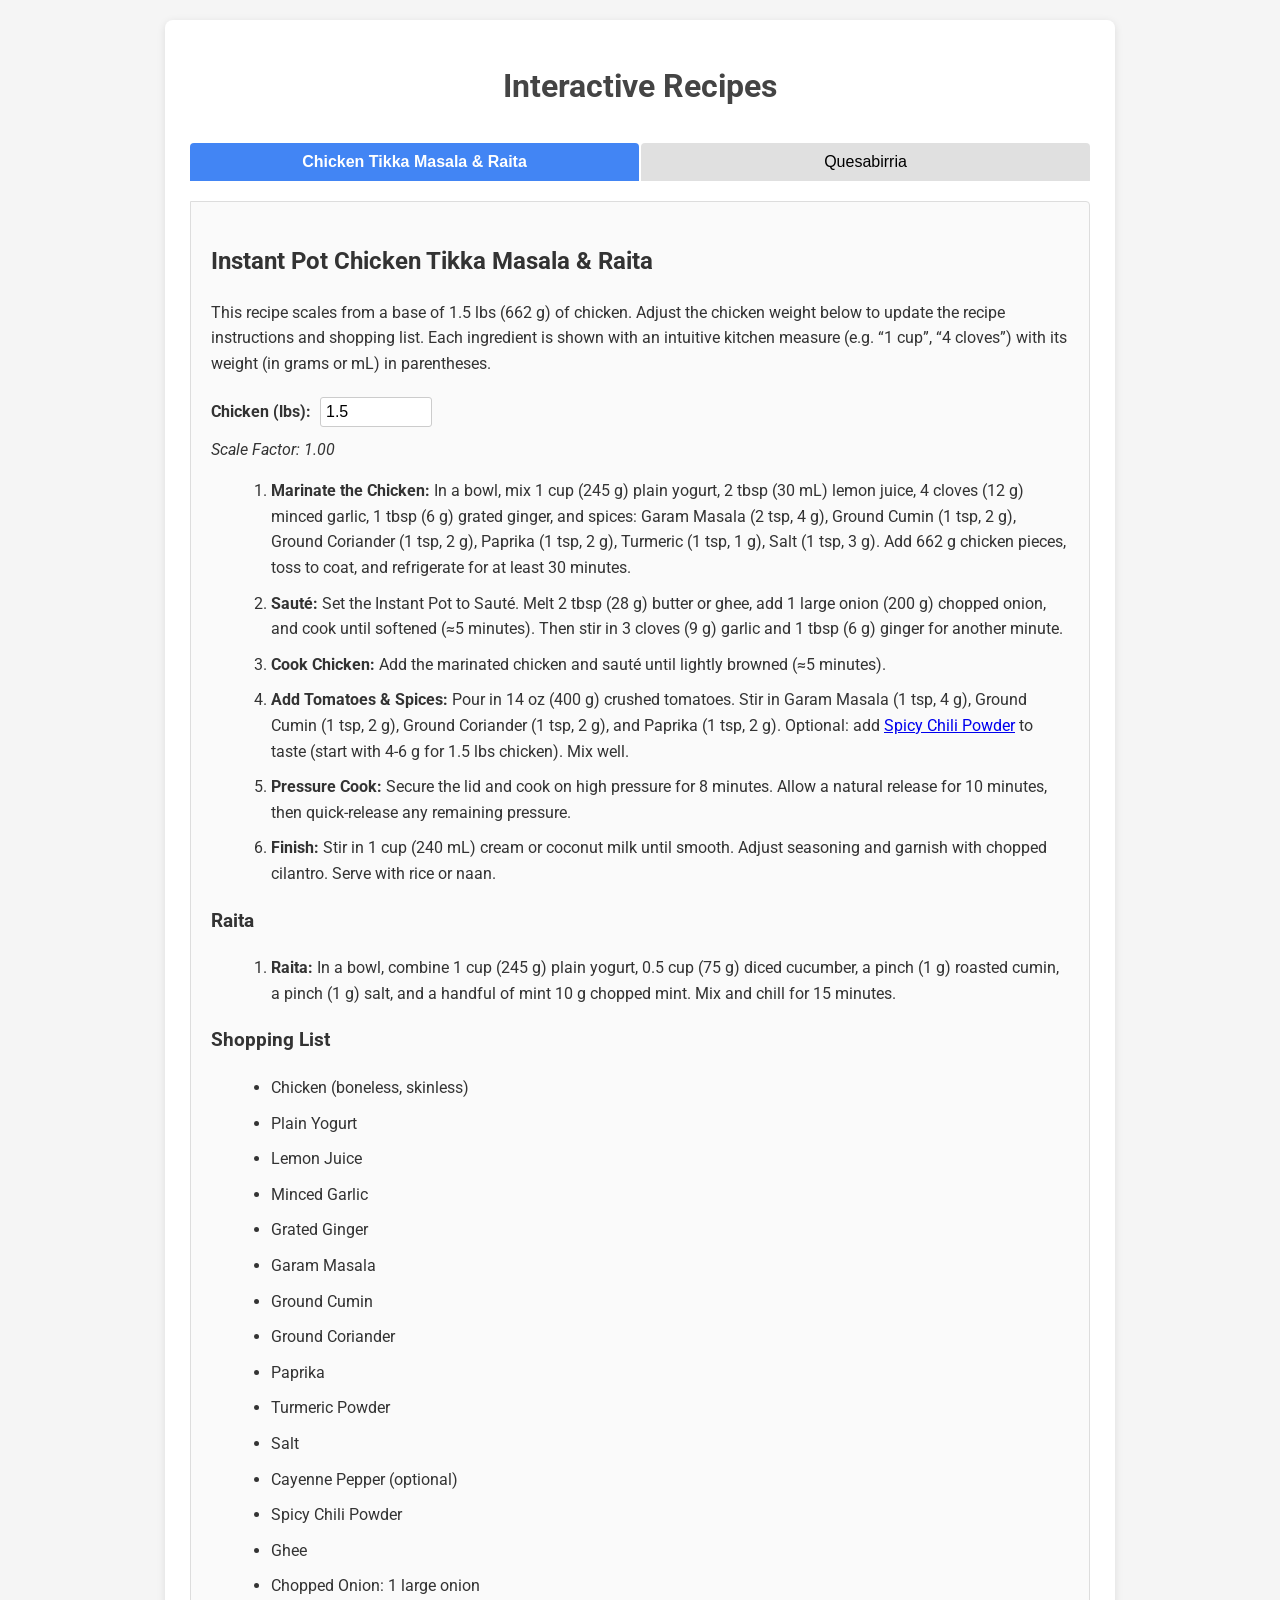
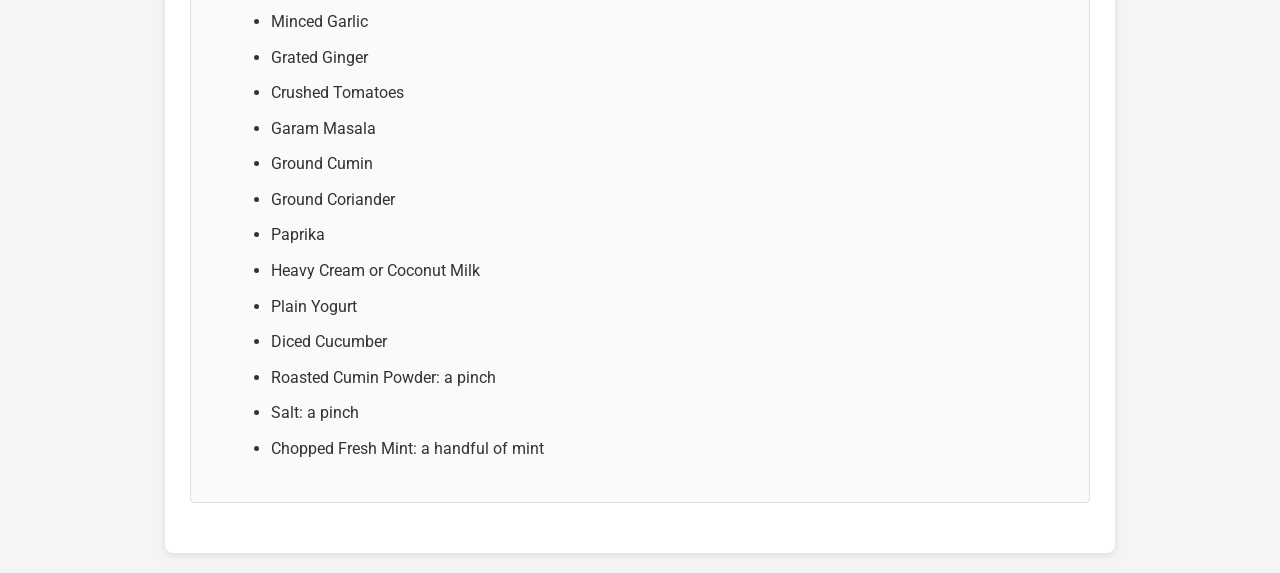
<file: index.html>
<!DOCTYPE html>
<html>
<head>
  <meta charset="UTF-8">
  <meta name="viewport" content="width=device-width, initial-scale=1">
  <title>Interactive Recipes: Tikka Masala & Quesabirria</title>
  <link rel="stylesheet" href="style.css">
</head>
<body>
  <div class="container">
  <h1>Interactive Recipes</h1>
  <div class="tab-buttons">
    <button id="btnChicken" class="active" onclick="showTab('chickenTab')">Chicken Tikka Masala & Raita</button>
    <button id="btnBeef" onclick="showTab('beefTab')">Quesabirria</button>
    
  </div>

  <!-- Chicken Tikka Masala & Raita Tab -->
  <div id="chickenTab" class="tab-content">
    <h2>Instant Pot Chicken Tikka Masala &amp; Raita</h2>
    <div class="section">
      <p>
        This recipe scales from a base of 1.5 lbs (662 g) of chicken. Adjust the chicken weight below to update the recipe instructions and shopping list. Each ingredient is shown with an intuitive kitchen measure (e.g. “1 cup”, “4 cloves”) with its weight (in grams or mL) in parentheses.
      </p>
    </div>
    <div class="input-group">
      <label for="chickenInput">Chicken (lbs):</label>
      <input type="number" id="chickenInput" value="1.5" step="0.001" min="0">
    </div>
    <div class="scale-display">
      Scale Factor: <span id="chickenScaleFactor">1.00</span>
    </div>
    <div id="chickenRecipe" class="section"></div>
    <h3>Raita</h3>
    <div id="raita" class="section"></div>
    <h3>Shopping List</h3>
    <div id="chickenShoppingList" class="section"></div>
  </div>

  <!-- Beef Birria Tacos Tab -->
  <div id="beefTab" class="tab-content" style="display:none;">
    <h2>Instant Pot Quesabirria</h2>
    <div class="section">
      <p>
        Scale this quesabirria recipe from a base of 3 lbs (1360 g) of beef. Adjust the beef weight below to update the instructions and shopping list. All ingredient amounts are expressed in grams with intuitive alternative measures.
      </p>
    </div>
    <div class="input-group">
      <label for="beefInput">Beef (lbs):</label>
      <input type="number" id="beefInput" value="3" step="0.001" min="0">
    </div>
    <div class="scale-display">
      Scale Factor: <span id="beefScaleFactor">1.00</span>
    </div>
    <div id="beefRecipe" class="section"></div>
    <h3>Shopping List</h3>
    <div id="beefShoppingList" class="section"></div>
  </div>



  <script>
    // ----- Helper Functions -----
    // Computes a scaled amount for an ingredient.
    function getScaledAmount(item, scaleFactor) {
      const scaledWeight = Math.ceil(item.baseAmount * scaleFactor);
      let alt = "";
      if (item.altValue !== null) {
        if (!isNaN(parseFloat(item.altValue))) {
          let altNumber = item.altValue * scaleFactor;
          // For discrete units, round up.
          if (["tsp", "tbsp", "cloves", "oz"].includes(item.altUnit)) {
            altNumber = Math.ceil(altNumber);
          } else if (item.altUnit === "cup") {
            altNumber = Math.ceil(altNumber * 10) / 10;
          } else {
            altNumber = Math.ceil(altNumber);
          }
          alt = altNumber + " " + item.altUnit;
        } else {
          alt = item.altValue + (item.altUnit ? " " + item.altUnit : "");
        }
      }
      return { weight: scaledWeight + " " + item.unit, alt: alt };
    }
    
    // Returns a shopping list entry using a discrete measure if applicable.
    function getShoppingListEntry(item, scaledItem) {
      const discreteUnits = [
        "large onion", "tortilla", "lime", "bay leaves",
        "small bunch", "a pinch", "a handful of mint",
        "chiles", "chile", "can"
      ];

      let altPhrase = item.altUnit;
      if (item.altValue !== null && isNaN(parseFloat(item.altValue))) {
        altPhrase = item.altValue + (item.altUnit ? " " + item.altUnit : "");
      }

      if (altPhrase && discreteUnits.includes(altPhrase)) {
        // Ensure a minimum of 1 is shown for numeric amounts
        let parts = scaledItem.alt.split(" ");
        let num = parseFloat(parts[0]);
        if (!isNaN(num) && num < 1) {
          return item.ingredient + ": 1 " + altPhrase;
        }
        return item.ingredient + ": " + scaledItem.alt;
      } else {
        return item.ingredient;
      }
    }
    
    // ----- Chicken Tikka Masala & Raita -----
    const baseChickenLbs = 1.5;
    const chickenIngredients = [
      { key: "chicken", ingredient: "Chicken (boneless, skinless)", baseAmount: 662, unit: "g", altValue: null, altUnit: "" },
      { key: "yogurt", ingredient: "Plain Yogurt", baseAmount: 245, unit: "g", altValue: 1, altUnit: "cup" },
      { key: "lemon", ingredient: "Lemon Juice", baseAmount: 30, unit: "mL", altValue: 2, altUnit: "tbsp" },
      { key: "garlicMarinade", ingredient: "Minced Garlic", baseAmount: 12, unit: "g", altValue: 4, altUnit: "cloves" },
      { key: "gingerMarinade", ingredient: "Grated Ginger", baseAmount: 6, unit: "g", altValue: 1, altUnit: "tbsp" },
      { key: "garamMarinade", ingredient: "Garam Masala", baseAmount: 4, unit: "g", altValue: 2, altUnit: "tsp" },
      { key: "cuminMarinade", ingredient: "Ground Cumin", baseAmount: 2, unit: "g", altValue: 1, altUnit: "tsp" },
      { key: "corianderMarinade", ingredient: "Ground Coriander", baseAmount: 2, unit: "g", altValue: 1, altUnit: "tsp" },
      { key: "paprikaMarinade", ingredient: "Paprika", baseAmount: 2, unit: "g", altValue: 1, altUnit: "tsp" },
      { key: "turmeric", ingredient: "Turmeric Powder", baseAmount: 1, unit: "g", altValue: 0.5, altUnit: "tsp" },
      { key: "salt", ingredient: "Salt", baseAmount: 3, unit: "g", altValue: 0.5, altUnit: "tsp" },
      { key: "cayenne", ingredient: "Cayenne Pepper (optional)", baseAmount: 0.5, unit: "g", altValue: 0.25, altUnit: "tsp" },
      { key: "chiliPowder", ingredient: "Spicy Chili Powder", baseAmount: 5, unit: "g", altValue: 2, altUnit: "tsp" },
      { key: "butter", ingredient: "Ghee", baseAmount: 28, unit: "g", altValue: 2, altUnit: "tbsp" },
      { key: "onion", ingredient: "Chopped Onion", baseAmount: 200, unit: "g", altValue: 1, altUnit: "large onion" },
      { key: "garlicSauce", ingredient: "Minced Garlic", baseAmount: 9, unit: "g", altValue: 3, altUnit: "cloves" },
      { key: "gingerSauce", ingredient: "Grated Ginger", baseAmount: 6, unit: "g", altValue: 1, altUnit: "tbsp" },
      { key: "tomato", ingredient: "Crushed Tomatoes", baseAmount: 400, unit: "g", altValue: 14, altUnit: "oz" },
      { key: "garamSauce", ingredient: "Garam Masala", baseAmount: 4, unit: "g", altValue: 1, altUnit: "tsp" },
      { key: "cuminSauce", ingredient: "Ground Cumin", baseAmount: 2, unit: "g", altValue: 1, altUnit: "tsp" },
      { key: "corianderSauce", ingredient: "Ground Coriander", baseAmount: 2, unit: "g", altValue: 1, altUnit: "tsp" },
      { key: "paprikaSauce", ingredient: "Paprika", baseAmount: 2, unit: "g", altValue: 1, altUnit: "tsp" },
      { key: "cream", ingredient: "Heavy Cream or Coconut Milk", baseAmount: 240, unit: "mL", altValue: 1, altUnit: "cup" }
    ];
    const raitaIngredients = [
      { key: "raitaYogurt", ingredient: "Plain Yogurt", baseAmount: 245, unit: "g", altValue: 1, altUnit: "cup" },
      { key: "cucumber", ingredient: "Diced Cucumber", baseAmount: 75, unit: "g", altValue: 0.5, altUnit: "cup" },
      { key: "roastedCumin", ingredient: "Roasted Cumin Powder", baseAmount: 1, unit: "g", altValue: "a pinch", altUnit: "" },
      { key: "raitaSalt", ingredient: "Salt", baseAmount: 0.5, unit: "g", altValue: "a pinch", altUnit: "" },
      { key: "mint", ingredient: "Chopped Fresh Mint", baseAmount: 10, unit: "g", altValue: "a handful of", altUnit: "mint" }
    ];
    
    // ----- Quesabirria -----
    const baseBeefLbs = 3;
    const beefIngredients = [
      { key: "beef", ingredient: "Beef Chuck Roast", baseAmount: 1360, unit: "g", altValue: null, altUnit: "" },
      { key: "guajillo", ingredient: "Dried Guajillo Chiles", baseAmount: 8, unit: "g", altValue: 2, altUnit: "chiles" },
      { key: "ancho", ingredient: "Dried Ancho Chiles", baseAmount: 12, unit: "g", altValue: 2, altUnit: "chiles" },
      { key: "chipotle", ingredient: "Dried Chipotle Chile (optional)", baseAmount: 3, unit: "g", altValue: 1, altUnit: "chile" },
      { key: "onion", ingredient: "Large Onion (quartered)", baseAmount: 150, unit: "g", altValue: 1, altUnit: "large onion" },
      { key: "garlic", ingredient: "Minced Garlic", baseAmount: 12, unit: "g", altValue: 12, altUnit: "g" },
      { key: "tomato", ingredient: "Crushed Tomatoes", baseAmount: 400, unit: "g", altValue: 14, altUnit: "oz" },
      { key: "broth", ingredient: "Beef Broth", baseAmount: 120, unit: "g", altValue: 0.5, altUnit: "cup" },
      { key: "vinegar", ingredient: "Apple Cider Vinegar", baseAmount: 60, unit: "g", altValue: 0.25, altUnit: "cup" },
      { key: "cumin", ingredient: "Ground Cumin", baseAmount: 2.5, unit: "g", altValue: 1, altUnit: "tsp" },
      { key: "oregano", ingredient: "Dried Oregano", baseAmount: 1, unit: "g", altValue: 1, altUnit: "tsp" },
      { key: "cinnamon", ingredient: "Ground Cinnamon", baseAmount: 1.25, unit: "g", altValue: 0.5, altUnit: "tsp" },
      { key: "bay", ingredient: "Bay Leaves", baseAmount: 2, unit: "", altValue: "2", altUnit: "bay leaves" },
      { key: "water", ingredient: "Water (for blending)", baseAmount: 15, unit: "g", altValue: 1, altUnit: "tbsp" },
      { key: "tortilla", ingredient: "Corn Tortillas", baseAmount: 30, unit: "g", altValue: 1, altUnit: "tortilla" },
      { key: "tacoOnion", ingredient: "Chopped White Onion (topping)", baseAmount: 50, unit: "g", altValue: 0.25, altUnit: "cup" },
      { key: "cilantro", ingredient: "Chopped Fresh Cilantro (topping)", baseAmount: 10, unit: "g", altValue: 1, altUnit: "small bunch" },
      { key: "lime", ingredient: "Lime Wedge", baseAmount: 70, unit: "g", altValue: 1, altUnit: "lime" }
    ];
    

    
    function updateChickenRecipe() {
      const chickenInput = document.getElementById("chickenInput");
      let chickenWeight = parseFloat(chickenInput.value);
      if (isNaN(chickenWeight) || chickenWeight <= 0) { chickenWeight = baseChickenLbs; }
      const scaleFactor = chickenWeight / baseChickenLbs;
      document.getElementById("chickenScaleFactor").textContent = scaleFactor.toFixed(2);
      
      let scaled = {};
      chickenIngredients.forEach(item => {
        scaled[item.key] = getScaledAmount(item, scaleFactor);
      });
      
      let recipeHtml = "<ol>";
      // Marinate step: without cayenne and chili powder.
      recipeHtml += "<li><strong>Marinate the Chicken:</strong> In a bowl, mix " +
                    scaled.yogurt.alt + " (" + scaled.yogurt.weight + ") plain yogurt, " +
                    scaled.lemon.alt + " (" + scaled.lemon.weight + ") lemon juice, " +
                    scaled.garlicMarinade.alt + " (" + scaled.garlicMarinade.weight + ") minced garlic, " +
                    scaled.gingerMarinade.alt + " (" + scaled.gingerMarinade.weight + ") grated ginger, and spices: " +
                    "Garam Masala (" + scaled.garamMarinade.alt + ", " + scaled.garamMarinade.weight + "), " +
                    "Ground Cumin (" + scaled.cuminMarinade.alt + ", " + scaled.cuminMarinade.weight + "), " +
                    "Ground Coriander (" + scaled.corianderMarinade.alt + ", " + scaled.corianderMarinade.weight + "), " +
                    "Paprika (" + scaled.paprikaMarinade.alt + ", " + scaled.paprikaMarinade.weight + "), " +
                    "Turmeric (" + scaled.turmeric.alt + ", " + scaled.turmeric.weight + "), " +
                    "Salt (" + scaled.salt.alt + ", " + scaled.salt.weight + "). " +
                    "Add " + scaled.chicken.weight + " chicken pieces, toss to coat, and refrigerate for at least 30 minutes.</li>";
      recipeHtml += "<li><strong>Sauté:</strong> Set the Instant Pot to Sauté. Melt " +
                    scaled.butter.alt + " (" + scaled.butter.weight + ") butter or ghee, add " +
                    scaled.onion.alt + " (" + scaled.onion.weight + ") chopped onion, and cook until softened (≈5 minutes). Then stir in " +
                    scaled.garlicSauce.alt + " (" + scaled.garlicSauce.weight + ") garlic and " +
                    scaled.gingerSauce.alt + " (" + scaled.gingerSauce.weight + ") ginger for another minute.</li>";
      recipeHtml += "<li><strong>Cook Chicken:</strong> Add the marinated chicken and sauté until lightly browned (≈5 minutes).</li>";
      // Sauce step: list named spices with optional hyperlink for spicy chili powder.
      recipeHtml += "<li><strong>Add Tomatoes &amp; Spices:</strong> Pour in " +
                    scaled.tomato.alt + " (" + scaled.tomato.weight + ") crushed tomatoes. Stir in " +
                    "Garam Masala (" + scaled.garamSauce.alt + ", " + scaled.garamSauce.weight + "), " +
                    "Ground Cumin (" + scaled.cuminSauce.alt + ", " + scaled.cuminSauce.weight + "), " +
                    "Ground Coriander (" + scaled.corianderSauce.alt + ", " + scaled.corianderSauce.weight + "), and " +
                    "Paprika (" + scaled.paprikaSauce.alt + ", " + scaled.paprikaSauce.weight + "). " +
                    "Optional: add <a href=\"https://www.amazon.com/dp/B01FN2MY6W?ref=nb_sb_ss_w_as-reorder_k0_1_18&amp;crid=KF6E8OXQGZ71&amp;sprefix=spicy+chili+powder\" target=\"_blank\">Spicy Chili Powder</a> to taste (start with 4-6 g for 1.5 lbs chicken). Mix well.</li>";
      recipeHtml += "<li><strong>Pressure Cook:</strong> Secure the lid and cook on high pressure for 8 minutes. Allow a natural release for 10 minutes, then quick-release any remaining pressure.</li>";
      recipeHtml += "<li><strong>Finish:</strong> Stir in " + scaled.cream.alt + " (" + scaled.cream.weight + ") cream or coconut milk until smooth. Adjust seasoning and garnish with chopped cilantro. Serve with rice or naan.</li>";
      recipeHtml += "</ol>";
      
      document.getElementById("chickenRecipe").innerHTML = recipeHtml;
      
      let fixedRaita = {};
      raitaIngredients.forEach(item => {
        fixedRaita[item.key] = getScaledAmount(item, 1);
      });
      let raitaHtml = "<ol>";
      raitaHtml += "<li><strong>Raita:</strong> In a bowl, combine " +
                   fixedRaita.raitaYogurt.alt + " (" + fixedRaita.raitaYogurt.weight + ") plain yogurt, " +
                   fixedRaita.cucumber.alt + " (" + fixedRaita.cucumber.weight + ") diced cucumber, " +
                   fixedRaita.roastedCumin.alt + " (" + fixedRaita.roastedCumin.weight + ") roasted cumin, " +
                   fixedRaita.raitaSalt.alt + " (" + fixedRaita.raitaSalt.weight + ") salt, and " +
                   fixedRaita.mint.alt + " " + fixedRaita.mint.weight + " chopped mint. Mix and chill for 15 minutes.</li>";
      raitaHtml += "</ol>";
      
      document.getElementById("raita").innerHTML = raitaHtml;
      
      let shoppingHtml = "<ul>";
      chickenIngredients.concat(raitaIngredients).forEach(item => {
        let factor = chickenIngredients.includes(item) ? scaleFactor : 1;
        let scaledItem = getScaledAmount(item, factor);
        shoppingHtml += "<li>" + getShoppingListEntry(item, scaledItem) + "</li>";
      });
      shoppingHtml += "</ul>";
      
      document.getElementById("chickenShoppingList").innerHTML = shoppingHtml;
    }
    
      function updateBeefRecipe() {
        const beefInput = document.getElementById("beefInput");
        let beefWeight = parseFloat(beefInput.value);
        if (isNaN(beefWeight) || beefWeight <= 0) { beefWeight = baseBeefLbs; }
        const scaleFactor = beefWeight / baseBeefLbs;
        document.getElementById("beefScaleFactor").textContent = scaleFactor.toFixed(2);
        function getCookMinutes(weight) {
          if (weight <= 2) return 45; // keeping roast whole
          if (weight <= 3) return 60;
          if (weight <= 4) return 90;
          if (weight <= 5) return 110;
          return Math.round(weight * 20);
        }
        const cookMinutes = getCookMinutes(beefWeight);
      
      let scaledBeef = {};
      beefIngredients.forEach(item => {
        if (item.key === "beef") {
          const scaledWeight = Math.ceil(item.baseAmount * scaleFactor);
          const altLbs = (scaledWeight / 453.6).toFixed(1);
          scaledBeef[item.key] = { weight: scaledWeight + " " + item.unit, alt: altLbs + " lbs" };
        } else {
          scaledBeef[item.key] = getScaledAmount(item, scaleFactor);
        }
      });
      
      let beefHtml = "<ol>";
      beefHtml += "<li><strong>Prep the Chiles:</strong> Remove stems and seeds from the guajillo chiles (" + scaledBeef.guajillo.alt + " / " + scaledBeef.guajillo.weight + "), ancho chiles (" + scaledBeef.ancho.alt + " / " + scaledBeef.ancho.weight + "), and chipotle chile (" + scaledBeef.chipotle.alt + " / " + scaledBeef.chipotle.weight + ") (optional). Toast them lightly (≈1 minute per side) and soak in hot water for 20 minutes. Drain (reserve 15–30 g of soaking water).</li>";
      beefHtml += "<li><strong>Blend the Sauce:</strong> In a blender, combine the soaked chiles, " +
                  scaledBeef.onion.alt + " (" + scaledBeef.onion.weight + ") quartered onion, " +
                  scaledBeef.garlic.alt + " (" + scaledBeef.garlic.weight + ") minced garlic, " +
                  scaledBeef.tomato.alt + " (" + scaledBeef.tomato.weight + ") crushed tomatoes, " +
                  scaledBeef.vinegar.alt + " (" + scaledBeef.vinegar.weight + ") vinegar, " +
                  scaledBeef.broth.alt + " (" + scaledBeef.broth.weight + ") beef broth, " +
                  scaledBeef.cumin.alt + " ground cumin (" + scaledBeef.cumin.weight + "), " +
                  scaledBeef.oregano.alt + " dried oregano (" + scaledBeef.oregano.weight + "), and " +
                  scaledBeef.cinnamon.alt + " ground cinnamon (" + scaledBeef.cinnamon.weight + "). Blend until smooth, adding reserved water if needed. (Note: You can use less crushed tomatoes if you prefer a shorter sauté time.)</li>";
      beefHtml += "<li><strong>Sear the Beef:</strong> Season " + scaledBeef.beef.weight + " of beef with salt and pepper. Sauté in the Instant Pot with about 15 g oil until well browned in batches.</li>";
        beefHtml += "<li><strong>Pressure Cook:</strong> Return the beef to the pot, add the blended sauce and " +
                     scaledBeef.bay.alt + ". Secure the lid and cook on high pressure for " + cookMinutes +
                     " minutes. Allow a natural release for 15 minutes, then quick-release any remaining pressure. " +
                     "If the beef isn't tender, reseal the pot and pressure cook in additional 15-minute increments until tender.</li>";
      beefHtml += "<li><strong>Shred &amp; Assemble:</strong> Strain the beef and reserve the sauce. Shred the beef. Then, heat a pan over medium heat until it passes the <a href=\"https://youtube.com/shorts/TcM1hlAAJ_g?si=eh-l27dP_NLs6PnY\" target=\"_blank\">water drop test</a>. Add a thin layer of high-heat oil (such as ghee or avocado oil). Dip a tortilla briefly into the reserved broth, lay it flat on the pan, and add a layer of cheese followed by a layer of the shredded beef. Top with chopped onions and cilantro. Cook until the tortilla develops a light crust and becomes pliable enough to fold. Fold it in half, press gently, and continue cooking until crisp and browned, then serve.</li>";
      beefHtml += "</ol>";
      
      document.getElementById("beefRecipe").innerHTML = beefHtml;
      
      let shoppingHtml = "<ul>";
      beefIngredients.forEach(item => {
        let factor = (item.key === "beef") ? 1 : scaleFactor;
        let scaledItem;
        if (item.key === "beef") {
          const scaledWeight = Math.ceil(item.baseAmount * scaleFactor);
          const altLbs = (scaledWeight / 453.6).toFixed(1);
          scaledItem = { weight: scaledWeight + " " + item.unit, alt: altLbs + " lbs" };
        } else {
          scaledItem = getScaledAmount(item, factor);
        }
        shoppingHtml += "<li>" + getShoppingListEntry(item, scaledItem) + "</li>";
      });
      shoppingHtml += "</ul>";
      
      document.getElementById("beefShoppingList").innerHTML = shoppingHtml;
    }
    

    
    // ----- Tab Navigation -----
    function showTab(tabId) {
      document.getElementById("chickenTab").style.display = "none";
      document.getElementById("beefTab").style.display = "none";
      document.getElementById("btnChicken").classList.remove("active");
      document.getElementById("btnBeef").classList.remove("active");
      
      document.getElementById(tabId).style.display = "block";
      if(tabId === "chickenTab") {
        document.getElementById("btnChicken").classList.add("active");
      } else if(tabId === "beefTab") {
        document.getElementById("btnBeef").classList.add("active");
      }
    }
    
    // ----- Event Listeners & Initialization -----
    document.getElementById("chickenInput").addEventListener("input", updateChickenRecipe);
    document.getElementById("beefInput")?.addEventListener("input", updateBeefRecipe);

    
    window.onload = function() {
      updateChickenRecipe();
      if(document.getElementById("beefInput")) { updateBeefRecipe(); }

    }
  </script>
  
  <!-- Hidden input for Beef -->
  <div style="display:none;">
    <input type="number" id="beefInput" value="3" step="0.001" min="0">
    <span class="scale-display">Scale Factor: <span id="beefScaleFactor">1.00</span></span>
  </div>

  </div> <!-- end container -->

</body>
</html>
</file>
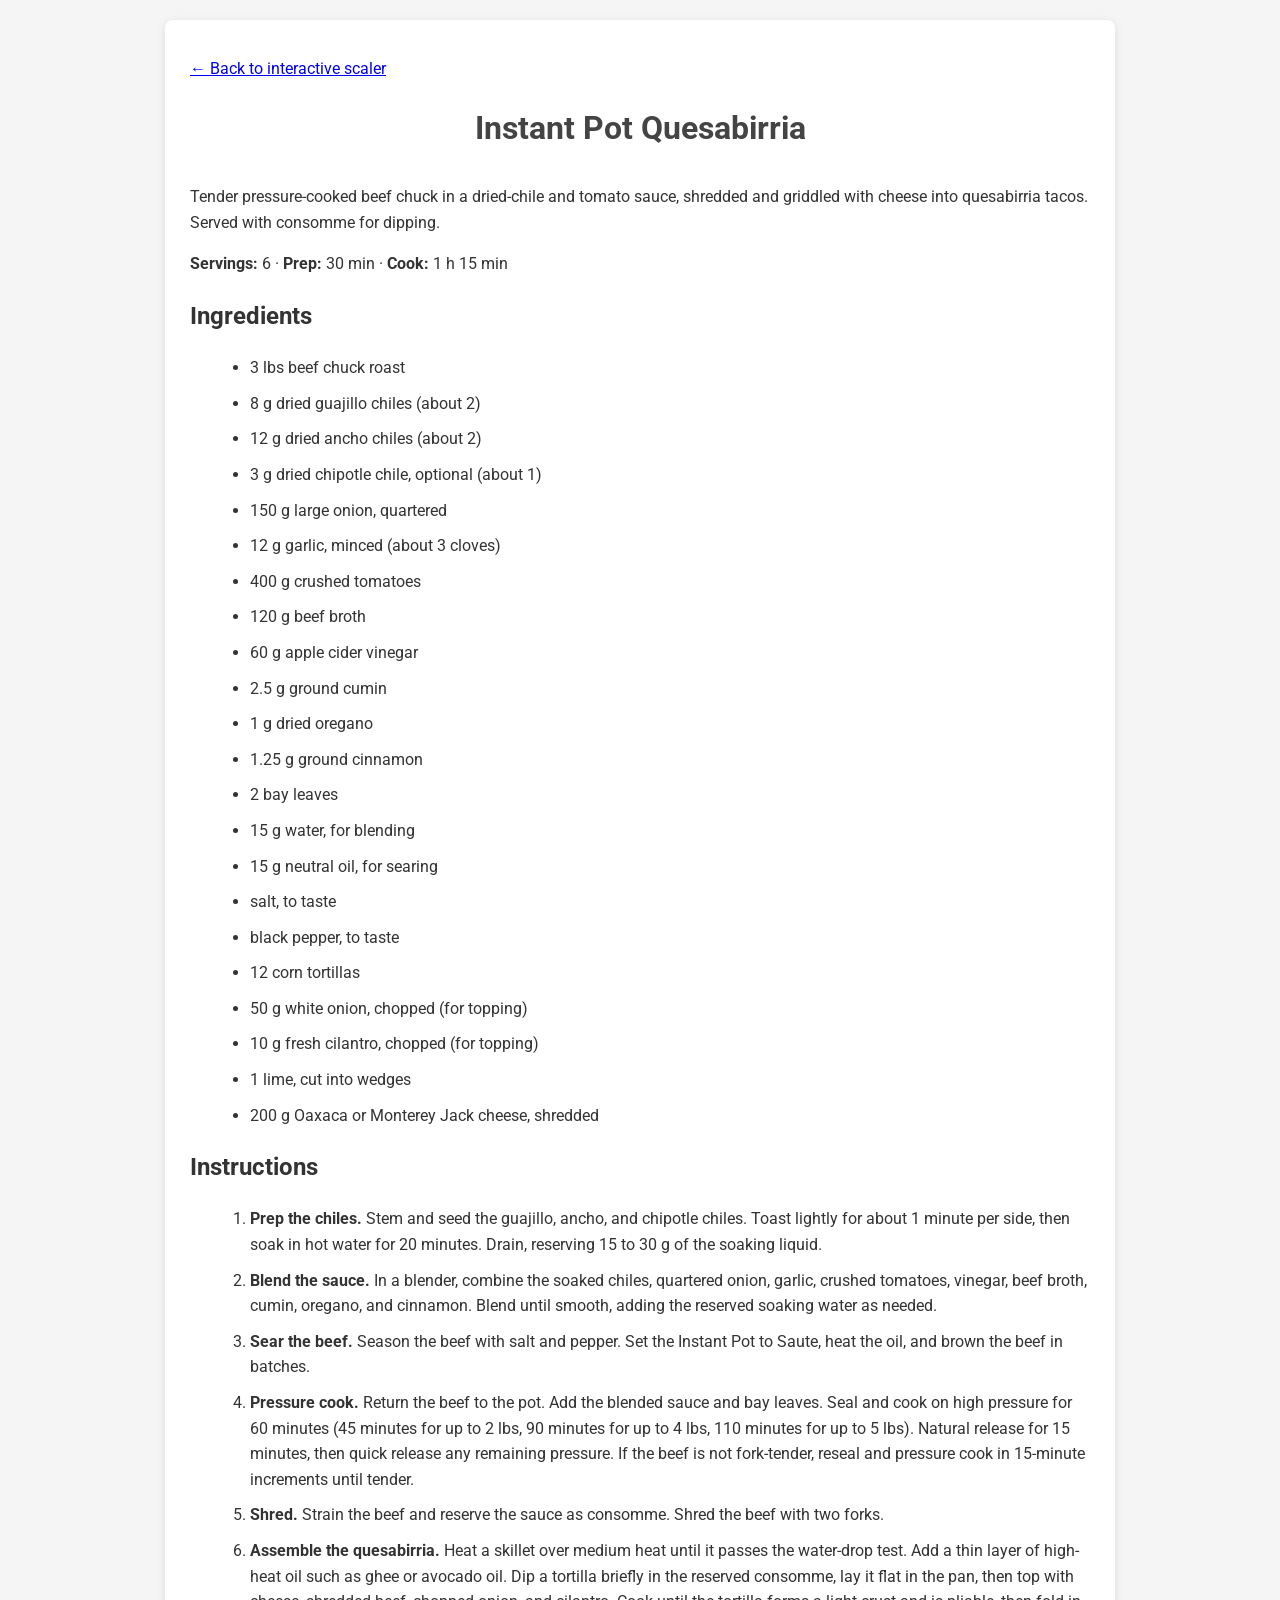
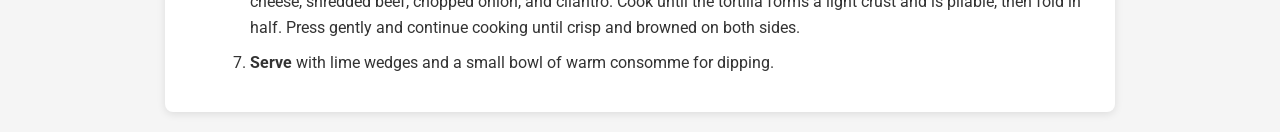
<file: birria.html>
<!DOCTYPE html>
<html lang="en">
<head>
  <meta charset="UTF-8">
  <meta name="viewport" content="width=device-width, initial-scale=1">
  <title>Instant Pot Quesabirria</title>
  <link rel="stylesheet" href="style.css">
  <script type="application/ld+json">
  {
    "@context": "https://schema.org/",
    "@type": "Recipe",
    "name": "Instant Pot Quesabirria",
    "description": "Tender pressure-cooked beef chuck in a dried-chile and tomato sauce, shredded and griddled with cheese into quesabirria tacos. Served with consomme for dipping.",
    "recipeCategory": "Main course",
    "recipeCuisine": "Mexican",
    "recipeYield": "6 servings",
    "prepTime": "PT30M",
    "cookTime": "PT1H15M",
    "totalTime": "PT1H45M",
    "recipeIngredient": [
      "3 lbs beef chuck roast",
      "8 g dried guajillo chiles (about 2)",
      "12 g dried ancho chiles (about 2)",
      "3 g dried chipotle chile, optional (about 1)",
      "150 g large onion, quartered",
      "12 g garlic, minced (about 3 cloves)",
      "400 g crushed tomatoes",
      "120 g beef broth",
      "60 g apple cider vinegar",
      "2.5 g ground cumin",
      "1 g dried oregano",
      "1.25 g ground cinnamon",
      "2 bay leaves",
      "15 g water, for blending",
      "15 g neutral oil, for searing",
      "salt, to taste",
      "black pepper, to taste",
      "12 corn tortillas",
      "50 g white onion, chopped (for topping)",
      "10 g fresh cilantro, chopped (for topping)",
      "1 lime, cut into wedges",
      "200 g Oaxaca or Monterey Jack cheese, shredded"
    ],
    "recipeInstructions": [
      "Prep the chiles: Stem and seed the guajillo, ancho, and chipotle chiles. Toast lightly for about 1 minute per side, then soak in hot water for 20 minutes. Drain, reserving 15 to 30 g of the soaking liquid.",
      "Blend the sauce: In a blender, combine the soaked chiles, quartered onion, garlic, crushed tomatoes, vinegar, beef broth, cumin, oregano, and cinnamon. Blend until smooth, adding the reserved soaking water as needed.",
      "Sear the beef: Season the beef with salt and pepper. Set the Instant Pot to Saute, heat the oil, and brown the beef in batches.",
      "Pressure cook: Return the beef to the pot. Add the blended sauce and bay leaves. Seal and cook on high pressure for 60 minutes (45 minutes for up to 2 lbs, 90 minutes for up to 4 lbs, 110 minutes for up to 5 lbs). Natural release for 15 minutes, then quick release any remaining pressure. If the beef is not fork-tender, reseal and pressure cook in 15-minute increments until tender.",
      "Shred: Strain the beef and reserve the sauce as consomme. Shred the beef with two forks.",
      "Assemble the quesabirria: Heat a skillet over medium heat until it passes the water-drop test. Add a thin layer of high-heat oil such as ghee or avocado oil. Dip a tortilla briefly in the reserved consomme, lay it flat in the pan, then top with cheese, shredded beef, chopped onion, and cilantro. Cook until the tortilla forms a light crust and is pliable, then fold in half. Press gently and continue cooking until crisp and browned on both sides.",
      "Serve with lime wedges and a small bowl of warm consomme for dipping."
    ]
  }
  </script>
</head>
<body>
  <div class="container">
    <p><a href="index.html">&larr; Back to interactive scaler</a></p>
    <h1>Instant Pot Quesabirria</h1>
    <p>Tender pressure-cooked beef chuck in a dried-chile and tomato sauce, shredded and griddled with cheese into quesabirria tacos. Served with consomme for dipping.</p>

    <p><strong>Servings:</strong> 6 &middot; <strong>Prep:</strong> 30 min &middot; <strong>Cook:</strong> 1 h 15 min</p>

    <h2>Ingredients</h2>
    <ul>
      <li>3 lbs beef chuck roast</li>
      <li>8 g dried guajillo chiles (about 2)</li>
      <li>12 g dried ancho chiles (about 2)</li>
      <li>3 g dried chipotle chile, optional (about 1)</li>
      <li>150 g large onion, quartered</li>
      <li>12 g garlic, minced (about 3 cloves)</li>
      <li>400 g crushed tomatoes</li>
      <li>120 g beef broth</li>
      <li>60 g apple cider vinegar</li>
      <li>2.5 g ground cumin</li>
      <li>1 g dried oregano</li>
      <li>1.25 g ground cinnamon</li>
      <li>2 bay leaves</li>
      <li>15 g water, for blending</li>
      <li>15 g neutral oil, for searing</li>
      <li>salt, to taste</li>
      <li>black pepper, to taste</li>
      <li>12 corn tortillas</li>
      <li>50 g white onion, chopped (for topping)</li>
      <li>10 g fresh cilantro, chopped (for topping)</li>
      <li>1 lime, cut into wedges</li>
      <li>200 g Oaxaca or Monterey Jack cheese, shredded</li>
    </ul>

    <h2>Instructions</h2>
    <ol>
      <li><strong>Prep the chiles.</strong> Stem and seed the guajillo, ancho, and chipotle chiles. Toast lightly for about 1 minute per side, then soak in hot water for 20 minutes. Drain, reserving 15 to 30 g of the soaking liquid.</li>
      <li><strong>Blend the sauce.</strong> In a blender, combine the soaked chiles, quartered onion, garlic, crushed tomatoes, vinegar, beef broth, cumin, oregano, and cinnamon. Blend until smooth, adding the reserved soaking water as needed.</li>
      <li><strong>Sear the beef.</strong> Season the beef with salt and pepper. Set the Instant Pot to Saute, heat the oil, and brown the beef in batches.</li>
      <li><strong>Pressure cook.</strong> Return the beef to the pot. Add the blended sauce and bay leaves. Seal and cook on high pressure for 60 minutes (45 minutes for up to 2 lbs, 90 minutes for up to 4 lbs, 110 minutes for up to 5 lbs). Natural release for 15 minutes, then quick release any remaining pressure. If the beef is not fork-tender, reseal and pressure cook in 15-minute increments until tender.</li>
      <li><strong>Shred.</strong> Strain the beef and reserve the sauce as consomme. Shred the beef with two forks.</li>
      <li><strong>Assemble the quesabirria.</strong> Heat a skillet over medium heat until it passes the water-drop test. Add a thin layer of high-heat oil such as ghee or avocado oil. Dip a tortilla briefly in the reserved consomme, lay it flat in the pan, then top with cheese, shredded beef, chopped onion, and cilantro. Cook until the tortilla forms a light crust and is pliable, then fold in half. Press gently and continue cooking until crisp and browned on both sides.</li>
      <li><strong>Serve</strong> with lime wedges and a small bowl of warm consomme for dipping.</li>
    </ol>
  </div>
</body>
</html>
</file>
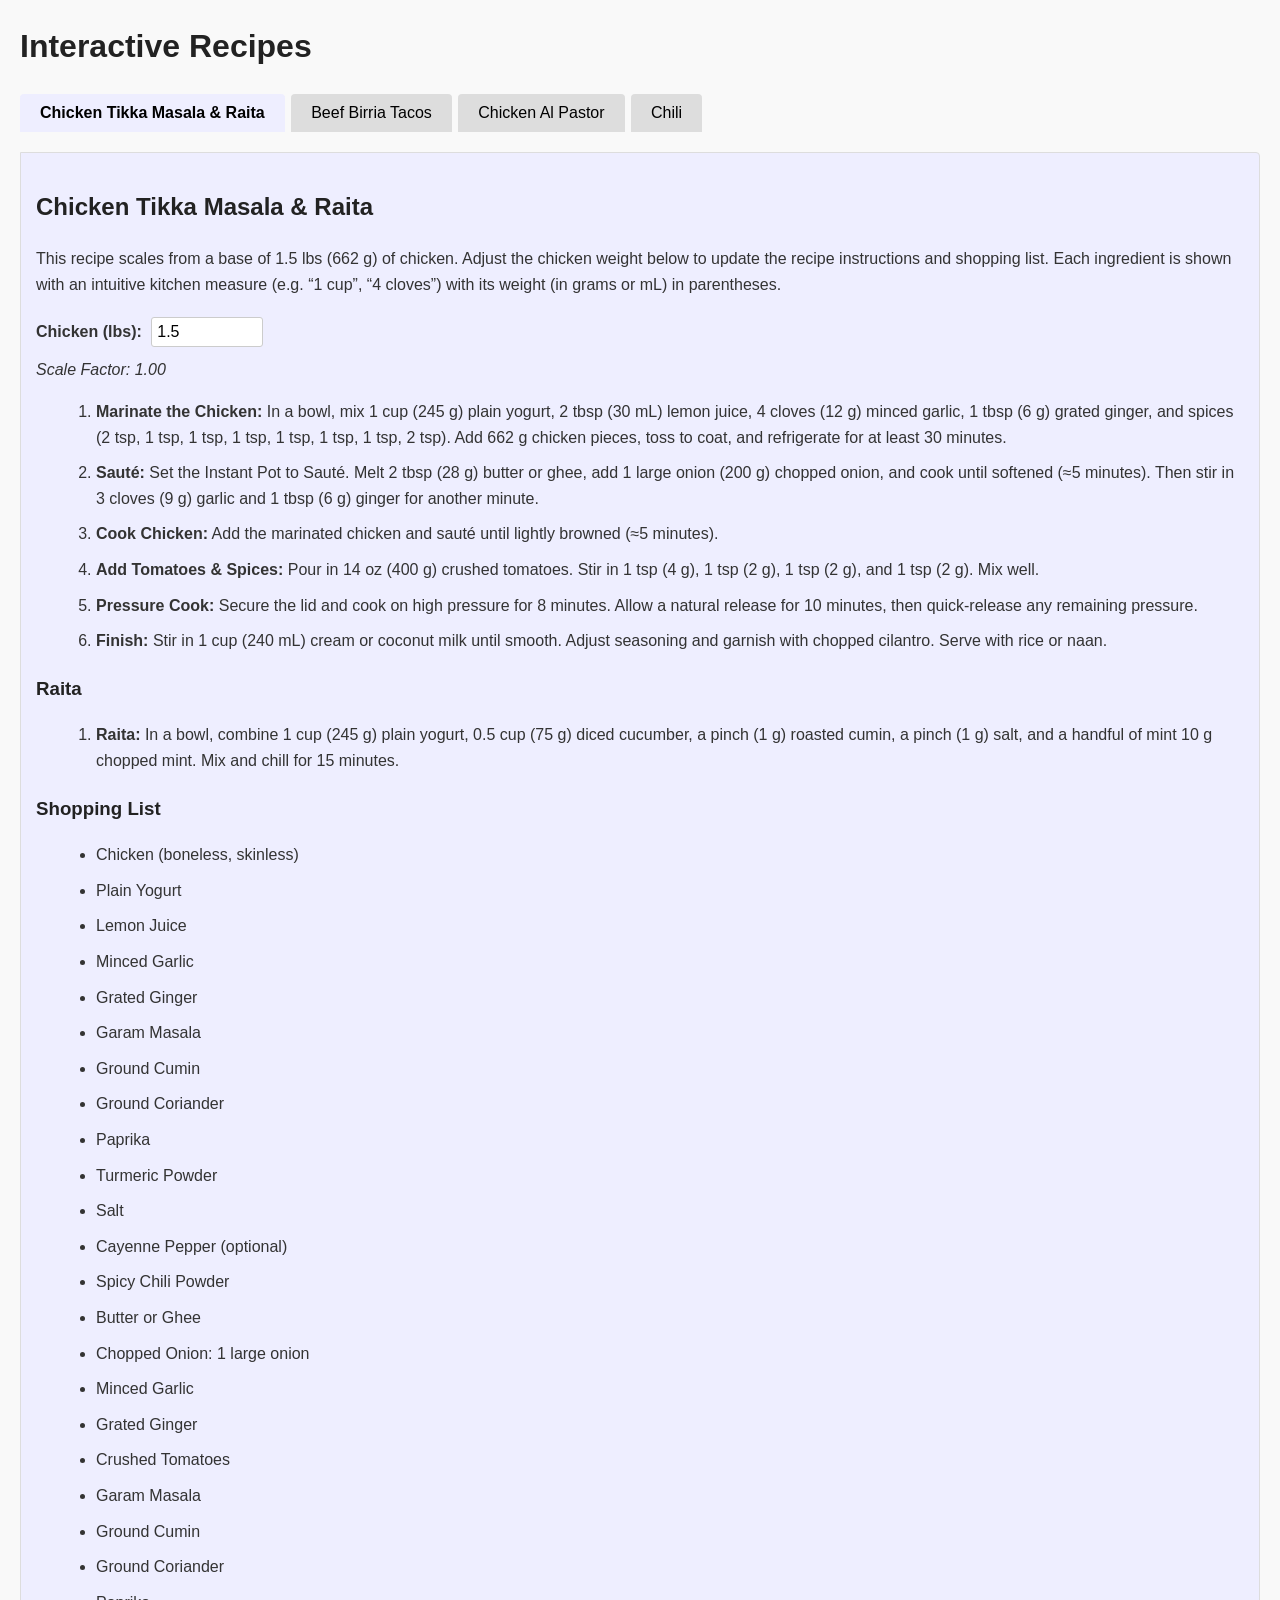
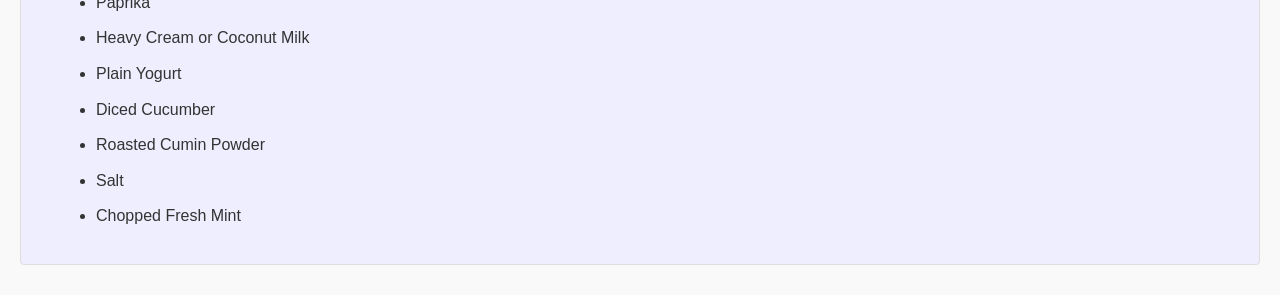
<file: recipe.html>
<!DOCTYPE html>
<html>
<head>
  <meta charset="UTF-8">
  <title>Interactive Recipes: Tikka Masala, Birria, Al Pastor & Chili</title>
  <style>
    body {
      font-family: Arial, sans-serif;
      margin: 20px;
      background-color: #f9f9f9;
      line-height: 1.6;
      color: #333;
    }
    h1, h2, h3 {
      color: #222;
    }
    .tab-buttons {
      margin-bottom: 20px;
    }
    .tab-buttons button {
      background-color: #ddd;
      border: none;
      padding: 10px 20px;
      cursor: pointer;
      font-size: 1em;
      border-top-left-radius: 4px;
      border-top-right-radius: 4px;
      margin-right: 2px;
    }
    .tab-buttons button.active {
      background-color: #eef;
      font-weight: bold;
    }
    .tab-content {
      border: 1px solid #ddd;
      background-color: #eef;
      padding: 15px;
      border-radius: 0 4px 4px 4px;
      margin-bottom: 30px;
    }
    .section {
      margin-bottom: 20px;
    }
    .input-group {
      margin-bottom: 10px;
    }
    label {
      font-weight: bold;
    }
    input[type="number"],
    select {
      padding: 5px;
      font-size: 1em;
      width: 100px;
      margin-left: 5px;
      border: 1px solid #ccc;
      border-radius: 3px;
    }
    /* Make the drop-down for "Type:" wider */
    #chiliType {
      width: 150px;
    }
    .scale-display {
      font-style: italic;
      margin-bottom: 10px;
    }
    ol, ul {
      margin-left: 20px;
    }
    li {
      margin-bottom: 10px;
    }
  </style>
</head>
<body>
  <h1>Interactive Recipes</h1>
  <div class="tab-buttons">
    <button id="btnChicken" class="active" onclick="showTab('chickenTab')">Chicken Tikka Masala & Raita</button>
    <button id="btnBeef" onclick="showTab('beefTab')">Beef Birria Tacos</button>
    <button id="btnAlPastor" onclick="showTab('alPastorTab')">Chicken Al Pastor</button>
    <button id="btnChili" onclick="showTab('chiliTab')">Chili</button>
  </div>

  <!-- Chicken Tikka Masala & Raita Tab -->
  <div id="chickenTab" class="tab-content">
    <h2>Chicken Tikka Masala &amp; Raita</h2>
    <div class="section">
      <p>
        This recipe scales from a base of 1.5 lbs (662 g) of chicken. Adjust the chicken weight below to update the recipe instructions and shopping list. Each ingredient is shown with an intuitive kitchen measure (e.g. “1 cup”, “4 cloves”) with its weight (in grams or mL) in parentheses.
      </p>
    </div>
    <div class="input-group">
      <label for="chickenInput">Chicken (lbs):</label>
      <input type="number" id="chickenInput" value="1.5" step="0.001" min="0">
    </div>
    <div class="scale-display">
      Scale Factor: <span id="chickenScaleFactor">1.00</span>
    </div>
    <div id="chickenRecipe" class="section"></div>
    <h3>Raita</h3>
    <div id="raita" class="section"></div>
    <h3>Shopping List</h3>
    <div id="chickenShoppingList" class="section"></div>
  </div>

  <!-- Beef Birria Tacos Tab -->
  <div id="beefTab" class="tab-content" style="display:none;">
    <h2>Instant Pot Beef Birria Tacos</h2>
    <div class="section">
      <p>
        Scale this birria taco recipe from a base of 3 lbs (1360 g) of beef. Adjust the beef weight below to update the instructions and shopping list. All ingredient amounts are expressed in grams with intuitive alternative measures.
      </p>
    </div>
    <div class="input-group">
      <label for="beefInput">Beef (lbs):</label>
      <input type="number" id="beefInput" value="3" step="0.001" min="0">
    </div>
    <div class="scale-display">
      Scale Factor: <span id="beefScaleFactor">1.00</span>
    </div>
    <div id="beefRecipe" class="section"></div>
    <h3>Shopping List</h3>
    <div id="beefShoppingList" class="section"></div>
  </div>

  <!-- Chicken Al Pastor Tab -->
  <div id="alPastorTab" class="tab-content" style="display:none;">
    <h2>Instant Pot Chicken Al Pastor</h2>
    <div class="section">
      <p>
        Scale this Chicken Al Pastor recipe from a base of 2 lbs (≈900 g) of chicken. The marinade is tangy and savory (with less sweetness). Adjust the chicken weight below to update the recipe instructions and shopping list.
      </p>
    </div>
    <div class="input-group">
      <label for="alPastorInput">Chicken (lbs):</label>
      <input type="number" id="alPastorInput" value="2" step="0.001" min="0">
    </div>
    <div class="scale-display">
      Scale Factor: <span id="alPastorScaleFactor">1.00</span>
    </div>
    <div id="alPastorRecipe" class="section"></div>
    <h3>Shopping List</h3>
    <div id="alPastorShoppingList" class="section"></div>
  </div>

  <!-- Chili Tab -->
  <div id="chiliTab" class="tab-content" style="display:none;">
    <h2>Chili</h2>
    <div class="section">
      <p>
        This chili recipe scales from a base of 1 lb (454 g) of beef. You can choose the beef type—Ground Beef or Chuck Roast—and adjust the beef weight below. The recipe is simple: brown the beef, then add spices and tomatoes. The spices are shown in teaspoon/tablespoon measures with the weight in grams in parentheses.
      </p>
    </div>
    <div class="input-group">
      <label for="chiliInput">Beef (lbs):</label>
      <input type="number" id="chiliInput" value="1" step="0.001" min="0">
      <label for="chiliType">Type:</label>
      <select id="chiliType">
        <option value="ground">Ground Beef</option>
        <option value="chuck">Chuck Roast</option>
      </select>
    </div>
    <div class="scale-display">
      Scale Factor: <span id="chiliScaleFactor">1.00</span>
    </div>
    <div id="chiliRecipe" class="section"></div>
    <h3>Shopping List</h3>
    <div id="chiliShoppingList" class="section"></div>
  </div>

  <script>
    // ----- Helper Functions -----
    // Computes a scaled amount for an ingredient.
    function getScaledAmount(item, scaleFactor) {
      const scaledWeight = Math.ceil(item.baseAmount * scaleFactor);
      let alt = "";
      if (item.altValue !== null) {
        if (!isNaN(parseFloat(item.altValue))) {
          let altNumber = item.altValue * scaleFactor;
          // For discrete units, round up.
          if (["tsp", "tbsp", "cloves", "oz"].includes(item.altUnit)) {
            altNumber = Math.ceil(altNumber);
          } else if (item.altUnit === "cup") {
            altNumber = Math.ceil(altNumber * 10) / 10;
          } else {
            altNumber = Math.ceil(altNumber);
          }
          alt = altNumber + " " + item.altUnit;
        } else {
          alt = item.altValue + (item.altUnit ? " " + item.altUnit : "");
        }
      }
      return { weight: scaledWeight + " " + item.unit, alt: alt };
    }
    
    // Returns a shopping list entry using a discrete measure if applicable.
    function getShoppingListEntry(item, scaledItem) {
      const discreteUnits = ["large onion", "tortilla", "lime", "bay leaves", "small bunch", "a pinch", "a handful of mint", "chiles", "chile", "can"];
      if (item.altUnit && discreteUnits.includes(item.altUnit)) {
        // Ensure a minimum of 1 is shown.
        let parts = scaledItem.alt.split(" ");
        let num = parseFloat(parts[0]);
        if (!isNaN(num) && num < 1) {
          return item.ingredient + ": 1 " + item.altUnit;
        }
        return item.ingredient + ": " + scaledItem.alt;
      } else {
        return item.ingredient;
      }
    }
    
    // ----- Chicken Tikka Masala & Raita -----
    const baseChickenLbs = 1.5;
    const chickenIngredients = [
      { key: "chicken", ingredient: "Chicken (boneless, skinless)", baseAmount: 662, unit: "g", altValue: null, altUnit: "" },
      { key: "yogurt", ingredient: "Plain Yogurt", baseAmount: 245, unit: "g", altValue: 1, altUnit: "cup" },
      { key: "lemon", ingredient: "Lemon Juice", baseAmount: 30, unit: "mL", altValue: 2, altUnit: "tbsp" },
      { key: "garlicMarinade", ingredient: "Minced Garlic", baseAmount: 12, unit: "g", altValue: 4, altUnit: "cloves" },
      { key: "gingerMarinade", ingredient: "Grated Ginger", baseAmount: 6, unit: "g", altValue: 1, altUnit: "tbsp" },
      { key: "garamMarinade", ingredient: "Garam Masala", baseAmount: 4, unit: "g", altValue: 2, altUnit: "tsp" },
      { key: "cuminMarinade", ingredient: "Ground Cumin", baseAmount: 2, unit: "g", altValue: 1, altUnit: "tsp" },
      { key: "corianderMarinade", ingredient: "Ground Coriander", baseAmount: 2, unit: "g", altValue: 1, altUnit: "tsp" },
      { key: "paprikaMarinade", ingredient: "Paprika", baseAmount: 2, unit: "g", altValue: 1, altUnit: "tsp" },
      { key: "turmeric", ingredient: "Turmeric Powder", baseAmount: 1, unit: "g", altValue: 0.5, altUnit: "tsp" },
      { key: "salt", ingredient: "Salt", baseAmount: 3, unit: "g", altValue: 0.5, altUnit: "tsp" },
      { key: "cayenne", ingredient: "Cayenne Pepper (optional)", baseAmount: 0.5, unit: "g", altValue: 0.25, altUnit: "tsp" },
      { key: "chiliPowder", ingredient: "Spicy Chili Powder", baseAmount: 5, unit: "g", altValue: 2, altUnit: "tsp" },
      { key: "butter", ingredient: "Butter or Ghee", baseAmount: 28, unit: "g", altValue: 2, altUnit: "tbsp" },
      { key: "onion", ingredient: "Chopped Onion", baseAmount: 200, unit: "g", altValue: 1, altUnit: "large onion" },
      { key: "garlicSauce", ingredient: "Minced Garlic", baseAmount: 9, unit: "g", altValue: 3, altUnit: "cloves" },
      { key: "gingerSauce", ingredient: "Grated Ginger", baseAmount: 6, unit: "g", altValue: 1, altUnit: "tbsp" },
      { key: "tomato", ingredient: "Crushed Tomatoes", baseAmount: 400, unit: "g", altValue: 14, altUnit: "oz" },
      { key: "garamSauce", ingredient: "Garam Masala", baseAmount: 4, unit: "g", altValue: 1, altUnit: "tsp" },
      { key: "cuminSauce", ingredient: "Ground Cumin", baseAmount: 2, unit: "g", altValue: 1, altUnit: "tsp" },
      { key: "corianderSauce", ingredient: "Ground Coriander", baseAmount: 2, unit: "g", altValue: 1, altUnit: "tsp" },
      { key: "paprikaSauce", ingredient: "Paprika", baseAmount: 2, unit: "g", altValue: 1, altUnit: "tsp" },
      { key: "cream", ingredient: "Heavy Cream or Coconut Milk", baseAmount: 240, unit: "mL", altValue: 1, altUnit: "cup" }
    ];
    const raitaIngredients = [
      { key: "raitaYogurt", ingredient: "Plain Yogurt", baseAmount: 245, unit: "g", altValue: 1, altUnit: "cup" },
      { key: "cucumber", ingredient: "Diced Cucumber", baseAmount: 75, unit: "g", altValue: 0.5, altUnit: "cup" },
      { key: "roastedCumin", ingredient: "Roasted Cumin Powder", baseAmount: 1, unit: "g", altValue: "a pinch", altUnit: "" },
      { key: "raitaSalt", ingredient: "Salt", baseAmount: 0.5, unit: "g", altValue: "a pinch", altUnit: "" },
      { key: "mint", ingredient: "Chopped Fresh Mint", baseAmount: 10, unit: "g", altValue: "a handful of", altUnit: "mint" }
    ];
    
    function updateChickenRecipe() {
      const chickenInput = document.getElementById("chickenInput");
      let chickenWeight = parseFloat(chickenInput.value);
      if (isNaN(chickenWeight) || chickenWeight <= 0) { chickenWeight = baseChickenLbs; }
      const scaleFactor = chickenWeight / baseChickenLbs;
      document.getElementById("chickenScaleFactor").textContent = scaleFactor.toFixed(2);
      
      let scaled = {};
      chickenIngredients.forEach(item => {
        scaled[item.key] = getScaledAmount(item, scaleFactor);
      });
      
      let recipeHtml = "<ol>";
      recipeHtml += "<li><strong>Marinate the Chicken:</strong> In a bowl, mix " +
                    scaled.yogurt.alt + " (" + scaled.yogurt.weight + ") plain yogurt, " +
                    scaled.lemon.alt + " (" + scaled.lemon.weight + ") lemon juice, " +
                    scaled.garlicMarinade.alt + " (" + scaled.garlicMarinade.weight + ") minced garlic, " +
                    scaled.gingerMarinade.alt + " (" + scaled.gingerMarinade.weight + ") grated ginger, and spices (" +
                    scaled.garamMarinade.alt + ", " + scaled.cuminMarinade.alt + ", " +
                    scaled.corianderMarinade.alt + ", " + scaled.paprikaMarinade.alt + ", " +
                    scaled.turmeric.alt + ", " + scaled.salt.alt + ", " + scaled.cayenne.alt + ", " +
                    scaled.chiliPowder.alt + "). Add " + scaled.chicken.weight + " chicken pieces, toss to coat, and refrigerate for at least 30 minutes.</li>";
      recipeHtml += "<li><strong>Sauté:</strong> Set the Instant Pot to Sauté. Melt " +
                    scaled.butter.alt + " (" + scaled.butter.weight + ") butter or ghee, add " +
                    scaled.onion.alt + " (" + scaled.onion.weight + ") chopped onion, and cook until softened (≈5 minutes). Then stir in " +
                    scaled.garlicSauce.alt + " (" + scaled.garlicSauce.weight + ") garlic and " +
                    scaled.gingerSauce.alt + " (" + scaled.gingerSauce.weight + ") ginger for another minute.</li>";
      recipeHtml += "<li><strong>Cook Chicken:</strong> Add the marinated chicken and sauté until lightly browned (≈5 minutes).</li>";
      recipeHtml += "<li><strong>Add Tomatoes &amp; Spices:</strong> Pour in " +
                    scaled.tomato.alt + " (" + scaled.tomato.weight + ") crushed tomatoes. Stir in " +
                    scaled.garamSauce.alt + " (" + scaled.garamSauce.weight + "), " +
                    scaled.cuminSauce.alt + " (" + scaled.cuminSauce.weight + "), " +
                    scaled.corianderSauce.alt + " (" + scaled.corianderSauce.weight + "), and " +
                    scaled.paprikaSauce.alt + " (" + scaled.paprikaSauce.weight + "). Mix well.</li>";
      recipeHtml += "<li><strong>Pressure Cook:</strong> Secure the lid and cook on high pressure for 8 minutes. Allow a natural release for 10 minutes, then quick-release any remaining pressure.</li>";
      recipeHtml += "<li><strong>Finish:</strong> Stir in " + scaled.cream.alt + " (" + scaled.cream.weight + ") cream or coconut milk until smooth. Adjust seasoning and garnish with chopped cilantro. Serve with rice or naan.</li>";
      recipeHtml += "</ol>";
      
      document.getElementById("chickenRecipe").innerHTML = recipeHtml;
      
      let fixedRaita = {};
      raitaIngredients.forEach(item => {
        fixedRaita[item.key] = getScaledAmount(item, 1);
      });
      let raitaHtml = "<ol>";
      raitaHtml += "<li><strong>Raita:</strong> In a bowl, combine " +
                   fixedRaita.raitaYogurt.alt + " (" + fixedRaita.raitaYogurt.weight + ") plain yogurt, " +
                   fixedRaita.cucumber.alt + " (" + fixedRaita.cucumber.weight + ") diced cucumber, " +
                   fixedRaita.roastedCumin.alt + " (" + fixedRaita.roastedCumin.weight + ") roasted cumin, " +
                   fixedRaita.raitaSalt.alt + " (" + fixedRaita.raitaSalt.weight + ") salt, and " +
                   fixedRaita.mint.alt + " " + fixedRaita.mint.weight + " chopped mint. Mix and chill for 15 minutes.</li>";
      raitaHtml += "</ol>";
      
      document.getElementById("raita").innerHTML = raitaHtml;
      
      let shoppingHtml = "<ul>";
      chickenIngredients.concat(raitaIngredients).forEach(item => {
        let factor = chickenIngredients.includes(item) ? scaleFactor : 1;
        let scaledItem = getScaledAmount(item, factor);
        shoppingHtml += "<li>" + getShoppingListEntry(item, scaledItem) + "</li>";
      });
      shoppingHtml += "</ul>";
      
      document.getElementById("chickenShoppingList").innerHTML = shoppingHtml;
    }
    
    // ----- Beef Birria Tacos -----
    const baseBeefLbs = 3;
    const beefIngredients = [
      { key: "beef", ingredient: "Beef Chuck Roast", baseAmount: 1360, unit: "g", altValue: null, altUnit: "" },
      { key: "guajillo", ingredient: "Dried Guajillo Chiles", baseAmount: 8, unit: "g", altValue: 2, altUnit: "chiles" },
      { key: "ancho", ingredient: "Dried Ancho Chiles", baseAmount: 12, unit: "g", altValue: 2, altUnit: "chiles" },
      { key: "chipotle", ingredient: "Dried Chipotle Chile (optional)", baseAmount: 3, unit: "g", altValue: 1, altUnit: "chile" },
      { key: "onion", ingredient: "Large Onion (quartered)", baseAmount: 150, unit: "g", altValue: 1, altUnit: "large onion" },
      { key: "garlic", ingredient: "Minced Garlic", baseAmount: 12, unit: "g", altValue: 12, altUnit: "g" },
      { key: "tomato", ingredient: "Crushed Tomatoes", baseAmount: 400, unit: "g", altValue: 14, altUnit: "oz" },
      { key: "broth", ingredient: "Beef Broth", baseAmount: 120, unit: "g", altValue: 0.5, altUnit: "cup" },
      { key: "vinegar", ingredient: "Apple Cider Vinegar", baseAmount: 60, unit: "g", altValue: 0.25, altUnit: "cup" },
      { key: "cumin", ingredient: "Ground Cumin", baseAmount: 2.5, unit: "g", altValue: 1, altUnit: "tsp" },
      { key: "oregano", ingredient: "Dried Oregano", baseAmount: 1, unit: "g", altValue: 1, altUnit: "tsp" },
      { key: "cinnamon", ingredient: "Ground Cinnamon", baseAmount: 1.25, unit: "g", altValue: 0.5, altUnit: "tsp" },
      { key: "bay", ingredient: "Bay Leaves", baseAmount: 2, unit: "", altValue: "2", altUnit: "bay leaves" },
      { key: "water", ingredient: "Water (for blending)", baseAmount: 15, unit: "g", altValue: 1, altUnit: "tbsp" },
      { key: "tortilla", ingredient: "Corn Tortillas", baseAmount: 30, unit: "g", altValue: 1, altUnit: "tortilla" },
      { key: "tacoOnion", ingredient: "Chopped White Onion (topping)", baseAmount: 50, unit: "g", altValue: 0.25, altUnit: "cup" },
      { key: "cilantro", ingredient: "Chopped Fresh Cilantro (topping)", baseAmount: 10, unit: "g", altValue: 1, altUnit: "small bunch" },
      { key: "lime", ingredient: "Lime Wedge", baseAmount: 70, unit: "g", altValue: 1, altUnit: "lime" }
    ];
    
    function updateBeefRecipe() {
      const beefInput = document.getElementById("beefInput");
      let beefWeight = parseFloat(beefInput.value);
      if (isNaN(beefWeight) || beefWeight <= 0) { beefWeight = baseBeefLbs; }
      const scaleFactor = beefWeight / baseBeefLbs;
      document.getElementById("beefScaleFactor").textContent = scaleFactor.toFixed(2);
      
      let scaledBeef = {};
      beefIngredients.forEach(item => {
        if (item.key === "beef") {
          const scaledWeight = Math.ceil(item.baseAmount * scaleFactor);
          const altLbs = (scaledWeight / 453.6).toFixed(1);
          scaledBeef[item.key] = { weight: scaledWeight + " " + item.unit, alt: altLbs + " lbs" };
        } else {
          scaledBeef[item.key] = getScaledAmount(item, scaleFactor);
        }
      });
      
      let beefHtml = "<ol>";
      beefHtml += "<li><strong>Prep the Chiles:</strong> Remove stems and seeds from the guajillo, ancho, and chipotle chiles. Toast them lightly (≈1 minute per side) and soak in hot water for 20 minutes. Drain (reserve 15–30 g of soaking water).</li>";
      beefHtml += "<li><strong>Blend the Sauce:</strong> In a blender, combine the soaked chiles, " +
                  scaledBeef.onion.alt + " (" + scaledBeef.onion.weight + ") quartered onion, " +
                  scaledBeef.garlic.alt + " (" + scaledBeef.garlic.weight + ") minced garlic, " +
                  scaledBeef.tomato.alt + " (" + scaledBeef.tomato.weight + ") crushed tomatoes, " +
                  scaledBeef.vinegar.alt + " (" + scaledBeef.vinegar.weight + ") vinegar, " +
                  scaledBeef.broth.alt + " (" + scaledBeef.broth.weight + ") beef broth, " +
                  scaledBeef.cumin.alt + " (" + scaledBeef.cumin.weight + "), " +
                  scaledBeef.oregano.alt + " (" + scaledBeef.oregano.weight + "), and " +
                  scaledBeef.cinnamon.alt + " (" + scaledBeef.cinnamon.weight + "). Blend until smooth, adding reserved water if needed.</li>";
      beefHtml += "<li><strong>Sear the Beef:</strong> Season " + scaledBeef.beef.weight + " of beef with salt and pepper. Sauté in the Instant Pot with about 15 g oil until well browned in batches.</li>";
      beefHtml += "<li><strong>Pressure Cook:</strong> Return the beef to the pot, add the blended sauce and " + scaledBeef.bay.alt + ". Secure the lid and cook on high pressure for 45 minutes; allow a natural release for 10 minutes, then quick-release any remaining pressure.</li>";
      beefHtml += "<li><strong>Shred &amp; Assemble:</strong> Discard bay leaves, shred the beef, and warm the tortillas (≈" + scaledBeef.tortilla.alt + "). Dip them briefly in the broth, then fill with beef and top with " +
                  scaledBeef.tacoOnion.alt + " (" + scaledBeef.tacoOnion.weight + ") chopped onion, " +
                  scaledBeef.cilantro.alt + " (" + scaledBeef.cilantro.weight + ") cilantro, and a " +
                  scaledBeef.lime.alt + " (" + scaledBeef.lime.weight + ") wedge of lime.</li>";
      beefHtml += "</ol>";
      
      document.getElementById("beefRecipe").innerHTML = beefHtml;
      
      let shoppingHtml = "<ul>";
      beefIngredients.forEach(item => {
        let factor = (item.key === "beef") ? 1 : scaleFactor;
        let scaledItem;
        if (item.key === "beef") {
          const scaledWeight = Math.ceil(item.baseAmount * scaleFactor);
          const altLbs = (scaledWeight / 453.6).toFixed(1);
          scaledItem = { weight: scaledWeight + " " + item.unit, alt: altLbs + " lbs" };
        } else {
          scaledItem = getScaledAmount(item, factor);
        }
        shoppingHtml += "<li>" + getShoppingListEntry(item, scaledItem) + "</li>";
      });
      shoppingHtml += "</ul>";
      
      document.getElementById("beefShoppingList").innerHTML = shoppingHtml;
    }
    
    // ----- Chicken Al Pastor -----
    const baseAlPastorLbs = 2;
    const alPastorIngredients = [
      { key: "alPastorChicken", ingredient: "Chicken (boneless, skinless)", baseAmount: 900, unit: "g", altValue: null, altUnit: "" },
      { key: "pineappleJuice", ingredient: "Pineapple Juice", baseAmount: 80, unit: "mL", altValue: 0.33, altUnit: "cup" },
      { key: "vinegar", ingredient: "Apple Cider Vinegar", baseAmount: 20, unit: "mL", altValue: 1, altUnit: "tbsp" },
      { key: "garlic", ingredient: "Minced Garlic", baseAmount: 10, unit: "g", altValue: 3, altUnit: "cloves" },
      { key: "ginger", ingredient: "Grated Ginger", baseAmount: 5, unit: "g", altValue: 1, altUnit: "tsp" },
      { key: "chiliPowder", ingredient: "Chili Powder", baseAmount: 4, unit: "g", altValue: 1.5, altUnit: "tsp" },
      { key: "cumin", ingredient: "Ground Cumin", baseAmount: 2, unit: "g", altValue: 1, altUnit: "tsp" },
      { key: "oregano", ingredient: "Dried Oregano", baseAmount: 1, unit: "g", altValue: 1, altUnit: "tsp" },
      { key: "salt", ingredient: "Salt", baseAmount: 3, unit: "g", altValue: 0.5, altUnit: "tsp" },
      { key: "pepper", ingredient: "Black Pepper", baseAmount: 1, unit: "g", altValue: 0.25, altUnit: "tsp" },
      { key: "achiote", ingredient: "Achiote Paste", baseAmount: 15, unit: "g", altValue: 1, altUnit: "tbsp" },
      { key: "chipotle", ingredient: "Chipotle in Adobo (optional)", baseAmount: 5, unit: "g", altValue: 1, altUnit: "tsp" },
      { key: "alPastorOnion", ingredient: "Sliced Onion", baseAmount: 100, unit: "g", altValue: 0.5, altUnit: "large onion" },
      { key: "pineappleChunks", ingredient: "Pineapple Chunks", baseAmount: 150, unit: "g", altValue: 0.75, altUnit: "cup" }
    ];
    
    function updateAlPastorRecipe() {
      const alPastorInput = document.getElementById("alPastorInput");
      let alPastorWeight = parseFloat(alPastorInput.value);
      if (isNaN(alPastorWeight) || alPastorWeight <= 0) { alPastorWeight = baseAlPastorLbs; }
      const scaleFactor = alPastorWeight / baseAlPastorLbs;
      document.getElementById("alPastorScaleFactor").textContent = scaleFactor.toFixed(2);
      
      let scaledAP = {};
      alPastorIngredients.forEach(item => {
        scaledAP[item.key] = getScaledAmount(item, scaleFactor);
      });
      
      let alPastorHtml = "<ol>";
      alPastorHtml += "<li><strong>Marinate:</strong> In a bowl, combine " +
                       scaledAP.pineappleJuice.alt + " (" + scaledAP.pineappleJuice.weight + ") pineapple juice, " +
                       scaledAP.vinegar.alt + " (" + scaledAP.vinegar.weight + ") vinegar, " +
                       scaledAP.garlic.alt + " (" + scaledAP.garlic.weight + ") minced garlic, " +
                       scaledAP.ginger.alt + " (" + scaledAP.ginger.weight + ") grated ginger, " +
                       scaledAP.chiliPowder.alt + " (" + scaledAP.chiliPowder.weight + ") chili powder, " +
                       scaledAP.cumin.alt + " (" + scaledAP.cumin.weight + ") ground cumin, " +
                       scaledAP.oregano.alt + " (" + scaledAP.oregano.weight + ") oregano, " +
                       scaledAP.salt.alt + " (" + scaledAP.salt.weight + ") salt, and " +
                       scaledAP.pepper.alt + " (" + scaledAP.pepper.weight + ") black pepper. Stir in " +
                       scaledAP.achiote.alt + " (" + scaledAP.achiote.weight + ") achiote paste and, if using, " +
                       scaledAP.chipotle.alt + " (" + scaledAP.chipotle.weight + ") chipotle. Add " +
                       scaledAP.alPastorOnion.alt + " (" + scaledAP.alPastorOnion.weight + ") sliced onion and " +
                       scaledAP.pineappleChunks.alt + " (" + scaledAP.pineappleChunks.weight + ") pineapple chunks. Marinate the chicken (about " + getScaledAmount(alPastorIngredients[0], scaleFactor).weight + ") for at least 1 hour.</li>";
      alPastorHtml += "<li><strong>Sauté &amp; Pressure Cook:</strong> Set the Instant Pot to Sauté. Briefly sauté the marinated chicken with a little oil, then secure the lid and pressure cook on high for 8 minutes. Allow a natural release for 10 minutes.</li>";
      alPastorHtml += "<li><strong>Serve:</strong> Shred the chicken and serve on warm tortillas with your favorite toppings.</li>";
      alPastorHtml += "</ol>";
      
      document.getElementById("alPastorRecipe").innerHTML = alPastorHtml;
      
      let shoppingHtml = "<ul>";
      alPastorIngredients.forEach(item => {
        let scaledItem = getScaledAmount(item, scaleFactor);
        shoppingHtml += "<li>" + getShoppingListEntry(item, scaledItem) + "</li>";
      });
      shoppingHtml += "</ul>";
      
      document.getElementById("alPastorShoppingList").innerHTML = shoppingHtml;
    }
    
    // ----- Chili -----
    const baseChiliLbs = 1; // Base: 1 lb (454 g) of beef
    const chiliIngredients = [
      { key: "chiliBeef", ingredient: "Beef", baseAmount: 454, unit: "g", altValue: null, altUnit: "" },
      { key: "chiliPowder", ingredient: "Chili Powder", baseAmount: 20, unit: "g", altValue: 2, altUnit: "tbsp" },
      { key: "crushedTomatoes", ingredient: "Crushed Tomatoes", baseAmount: 400, unit: "g", altValue: "1", altUnit: "can" },
      { key: "greenChilis", ingredient: "Green Chilis", baseAmount: 227, unit: "g", altValue: "1", altUnit: "can" },
      { key: "cayenne", ingredient: "Cayenne Pepper", baseAmount: 5, unit: "g", altValue: 1, altUnit: "tsp" }
    ];
    
    function updateChiliRecipe() {
      const chiliInput = document.getElementById("chiliInput");
      let chiliWeight = parseFloat(chiliInput.value);
      if (isNaN(chiliWeight) || chiliWeight <= 0) { chiliWeight = baseChiliLbs; }
      const scaleFactor = chiliWeight / baseChiliLbs;
      document.getElementById("chiliScaleFactor").textContent = scaleFactor.toFixed(2);
      
      let selectedType = document.getElementById("chiliType").value; // "ground" or "chuck"
      
      let scaledChili = {};
      chiliIngredients.forEach(item => {
        if (item.key === "chiliBeef") {
          const scaledWeight = Math.ceil(item.baseAmount * scaleFactor);
          // Show alternative as lbs.
          const altLbs = (scaledWeight / 453.6).toFixed(1);
          scaledChili[item.key] = { weight: scaledWeight + " " + item.unit, alt: altLbs + " lbs" };
        } else {
          scaledChili[item.key] = getScaledAmount(item, scaleFactor);
        }
      });
      
      let chiliHtml = "<ol>";
      chiliHtml += "<li><strong>Sauté the Beef:</strong> Set the Instant Pot to Sauté. Brown the " + scaledChili.chiliBeef.alt + " (" + scaledChili.chiliBeef.weight + ") " + (selectedType === "ground" ? "ground beef" : "chuck roast, cut into chunks") + " until well browned.</li>";
      chiliHtml += "<li><strong>Add Spices &amp; Tomatoes:</strong> Stir in " +
                   scaledChili.chiliPowder.alt + " (" + scaledChili.chiliPowder.weight + ") chili powder, " +
                   scaledChili.crushedTomatoes.alt + " (" + scaledChili.crushedTomatoes.weight + ") crushed tomatoes, " +
                   scaledChili.greenChilis.alt + " (" + scaledChili.greenChilis.weight + ") green chilis, and " +
                   scaledChili.cayenne.alt + " (" + scaledChili.cayenne.weight + ") cayenne pepper.</li>";
      if(selectedType === "ground") {
        chiliHtml += "<li><strong>Pressure Cook:</strong> Secure the lid and pressure cook on high for 10 minutes. Then quick-release the pressure.</li>";
      } else {
        chiliHtml += "<li><strong>Pressure Cook:</strong> Secure the lid and pressure cook on high for 20 minutes. Allow a natural release for 10 minutes, then quick-release any remaining pressure.</li>";
      }
      chiliHtml += "<li><strong>Simmer:</strong> Switch to Sauté mode and let the chili simmer for 5–10 minutes, stirring occasionally, to blend the flavors.</li>";
      chiliHtml += "</ol>";
      
      document.getElementById("chiliRecipe").innerHTML = chiliHtml;
      
      let shoppingHtml = "<ul>";
      chiliIngredients.forEach(item => {
        let scaledItem = (item.key === "chiliBeef") ? 
          { weight: Math.ceil(item.baseAmount * scaleFactor) + " " + item.unit, alt: ((Math.ceil(item.baseAmount * scaleFactor))/453.6).toFixed(1) + " lbs" } :
          getScaledAmount(item, scaleFactor);
        shoppingHtml += "<li>" + getShoppingListEntry(item, scaledItem) + "</li>";
      });
      shoppingHtml += "</ul>";
      
      document.getElementById("chiliShoppingList").innerHTML = shoppingHtml;
    }
    
    // ----- Tab Navigation -----
    function showTab(tabId) {
      document.getElementById("chickenTab").style.display = "none";
      document.getElementById("beefTab").style.display = "none";
      document.getElementById("alPastorTab").style.display = "none";
      document.getElementById("chiliTab").style.display = "none";
      document.getElementById("btnChicken").classList.remove("active");
      document.getElementById("btnBeef").classList.remove("active");
      document.getElementById("btnAlPastor").classList.remove("active");
      document.getElementById("btnChili").classList.remove("active");
      
      document.getElementById(tabId).style.display = "block";
      if(tabId === "chickenTab") {
        document.getElementById("btnChicken").classList.add("active");
      } else if(tabId === "beefTab") {
        document.getElementById("btnBeef").classList.add("active");
      } else if(tabId === "alPastorTab") {
        document.getElementById("btnAlPastor").classList.add("active");
      } else if(tabId === "chiliTab") {
        document.getElementById("btnChili").classList.add("active");
      }
    }
    
    // ----- Event Listeners & Initialization -----
    document.getElementById("chickenInput").addEventListener("input", updateChickenRecipe);
    document.getElementById("beefInput")?.addEventListener("input", updateBeefRecipe);
    document.getElementById("alPastorInput").addEventListener("input", updateAlPastorRecipe);
    document.getElementById("chiliInput").addEventListener("input", updateChiliRecipe);
    document.getElementById("chiliType").addEventListener("change", updateChiliRecipe);
    
    window.onload = function() {
      updateChickenRecipe();
      if(document.getElementById("beefInput")) { updateBeefRecipe(); }
      updateAlPastorRecipe();
      updateChiliRecipe();
    }
  </script>
  
  <!-- Hidden inputs for Beef, Al Pastor, and Chili -->
  <div style="display:none;">
    <input type="number" id="beefInput" value="3" step="0.001" min="0">
    <span class="scale-display">Scale Factor: <span id="beefScaleFactor">1.00</span></span>
    <input type="number" id="alPastorInput" value="2" step="0.001" min="0">
    <span class="scale-display">Scale Factor: <span id="alPastorScaleFactor">1.00</span></span>
    <input type="number" id="chiliInput" value="1" step="0.001" min="0">
    <span class="scale-display">Scale Factor: <span id="chiliScaleFactor">1.00</span></span>
  </div>
  
  <!-- Hidden container for chili shopping list -->
  <div id="chiliShoppingList" class="section" style="display:none;"></div>
  
  <!-- Hidden dropdown for chili type is already visible in the Chili tab -->
  
</body>
</html>
</file>
<file: style.css>
/* Global Styles */
@import url('https://fonts.googleapis.com/css2?family=Roboto:wght@300;400;700&display=swap');

body {
  font-family: 'Roboto', sans-serif;
  margin: 0;
  background: #f5f5f5;
  color: #333;
  line-height: 1.6;
  padding: 20px;
}

.container {
  max-width: 900px;
  margin: auto;
  background: #fff;
  padding: 20px 25px;
  box-shadow: 0 2px 8px rgba(0,0,0,0.1);
  border-radius: 8px;
}

h1 {
  text-align: center;
  margin-bottom: 30px;
  color: #444;
}

.tab-buttons {
  display: flex;
  flex-wrap: wrap;
  margin-bottom: 20px;
}

.tab-buttons button {
  flex: 1;
  background: #e0e0e0;
  border: none;
  padding: 10px;
  cursor: pointer;
  font-size: 1rem;
  border-radius: 4px 4px 0 0;
  margin-right: 2px;
  transition: background 0.3s;
}

.tab-buttons button:last-child {
  margin-right: 0;
}

.tab-buttons button:hover {
  background: #d0d0d0;
}

.tab-buttons button.active {
  background: #4285f4;
  color: #fff;
  font-weight: 700;
}

.tab-content {
  border: 1px solid #ddd;
  background: #fafafa;
  padding: 20px;
  border-radius: 0 4px 4px 4px;
  margin-bottom: 30px;
}

.section {
  margin-bottom: 20px;
}

.input-group {
  margin-bottom: 10px;
}

label {
  font-weight: 700;
}

input[type="number"],
select {
  padding: 5px;
  font-size: 1em;
  width: 100px;
  margin-left: 5px;
  border: 1px solid #ccc;
  border-radius: 3px;
}

.scale-display {
  font-style: italic;
  margin-bottom: 10px;
}

ol, ul {
  margin-left: 20px;
}

li {
  margin-bottom: 10px;
}

@media (max-width: 600px) {
  body {
    padding: 10px;
  }
  .tab-buttons button {
    flex: 100%;
    margin-bottom: 5px;
  }
  input[type="number"],
  select {
    width: 100%;
    margin: 5px 0;
  }
}
</file>
